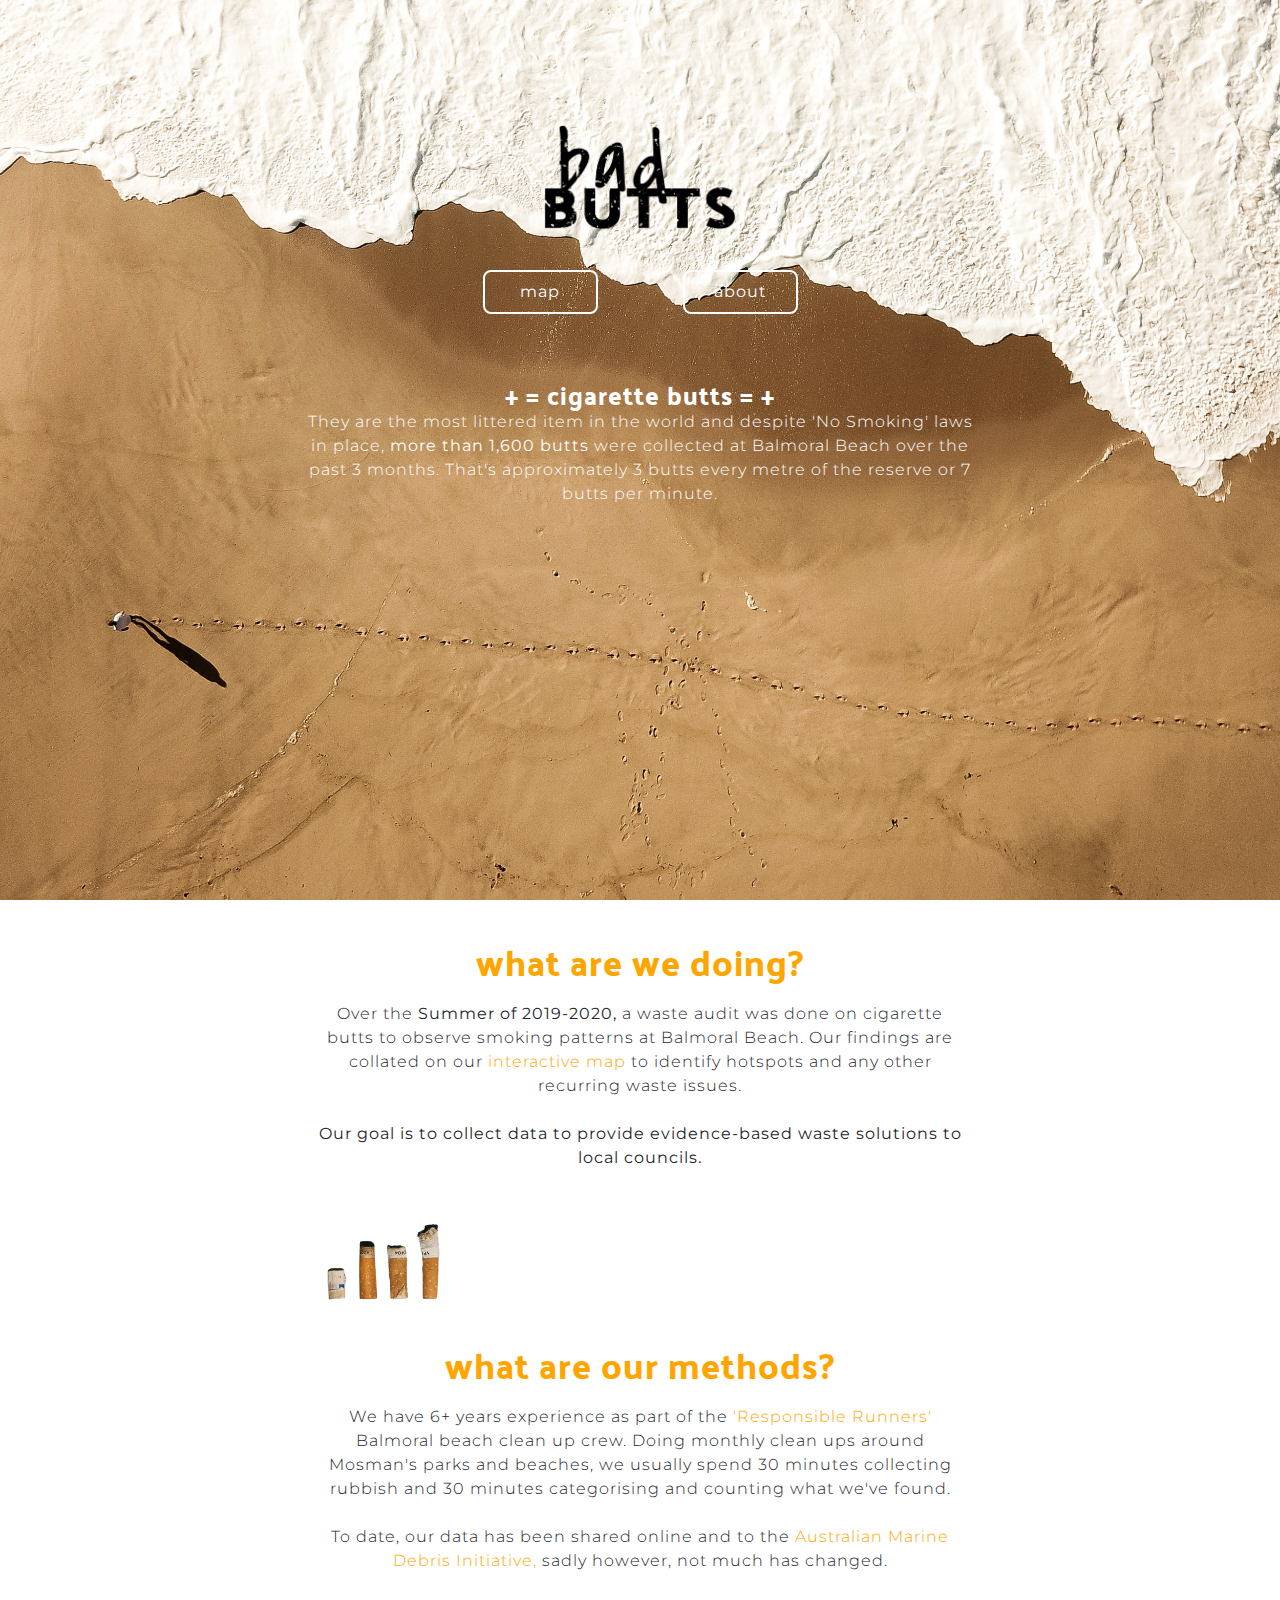
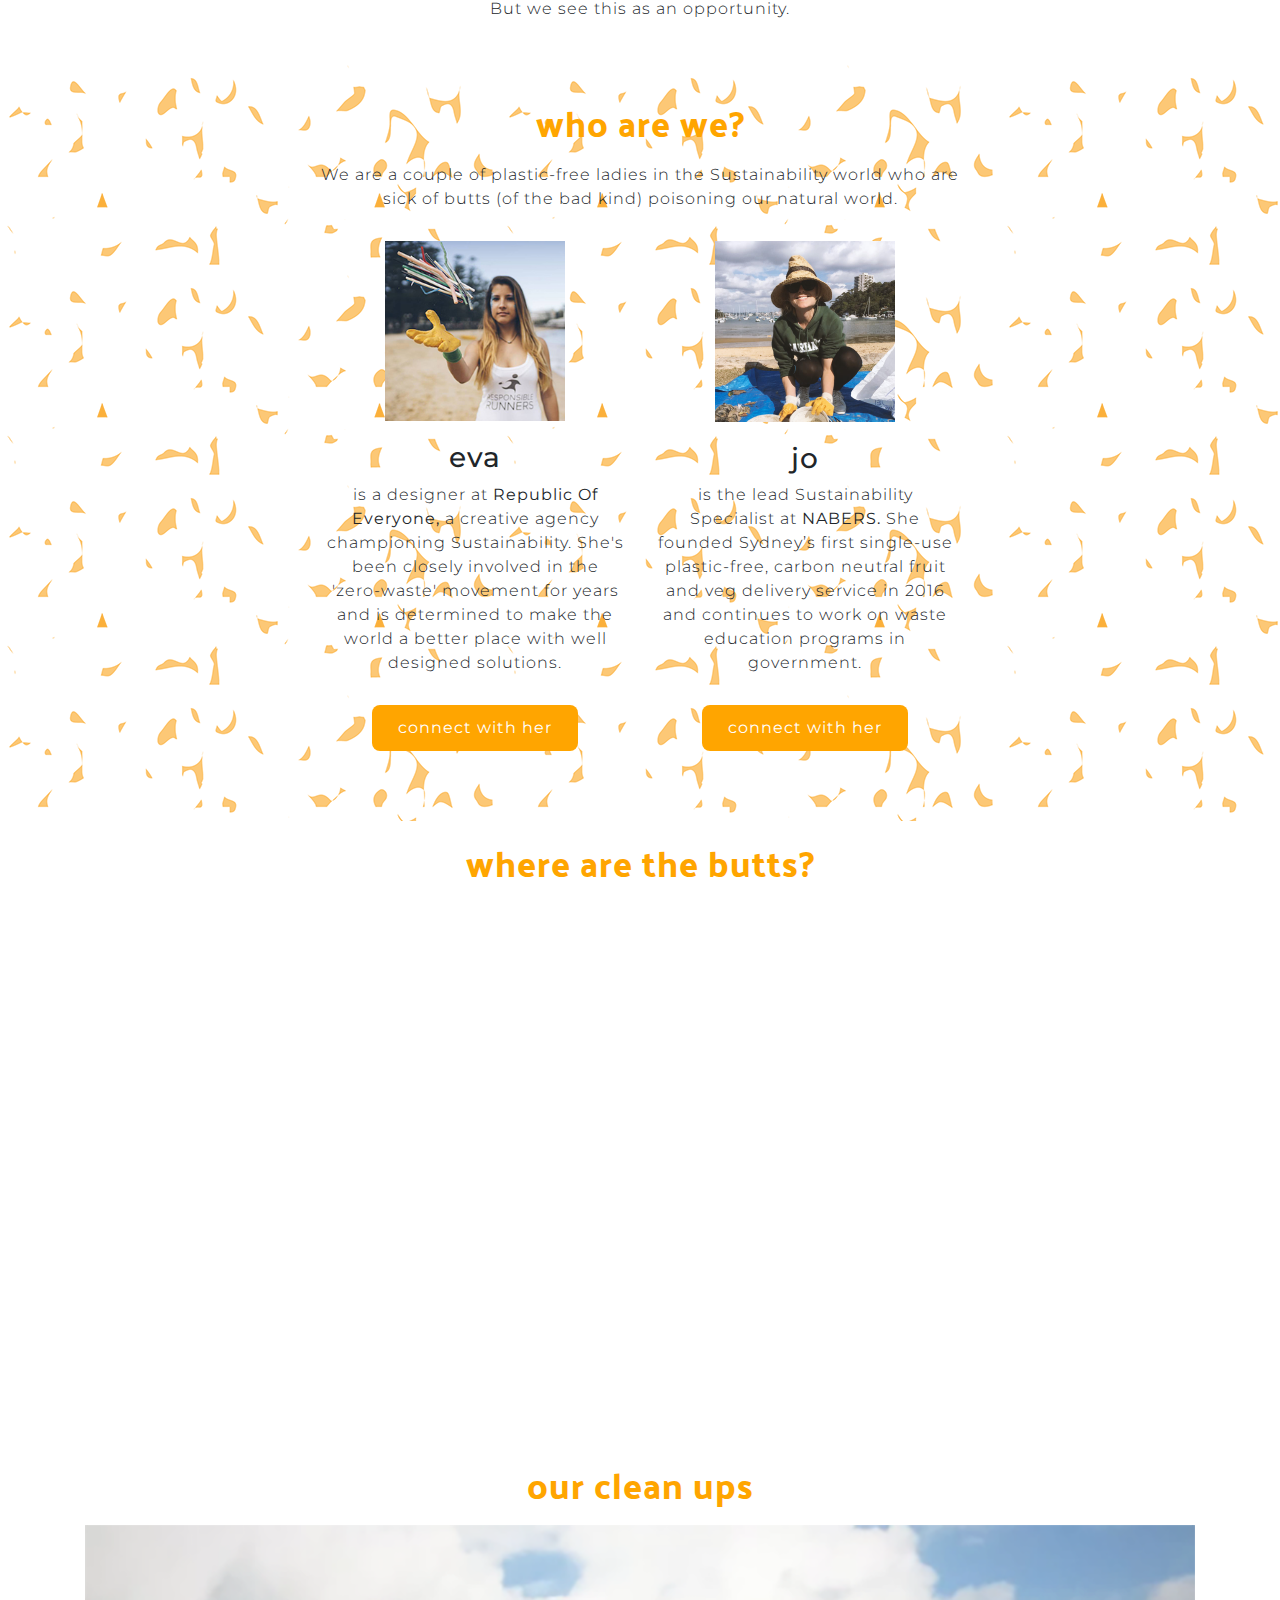
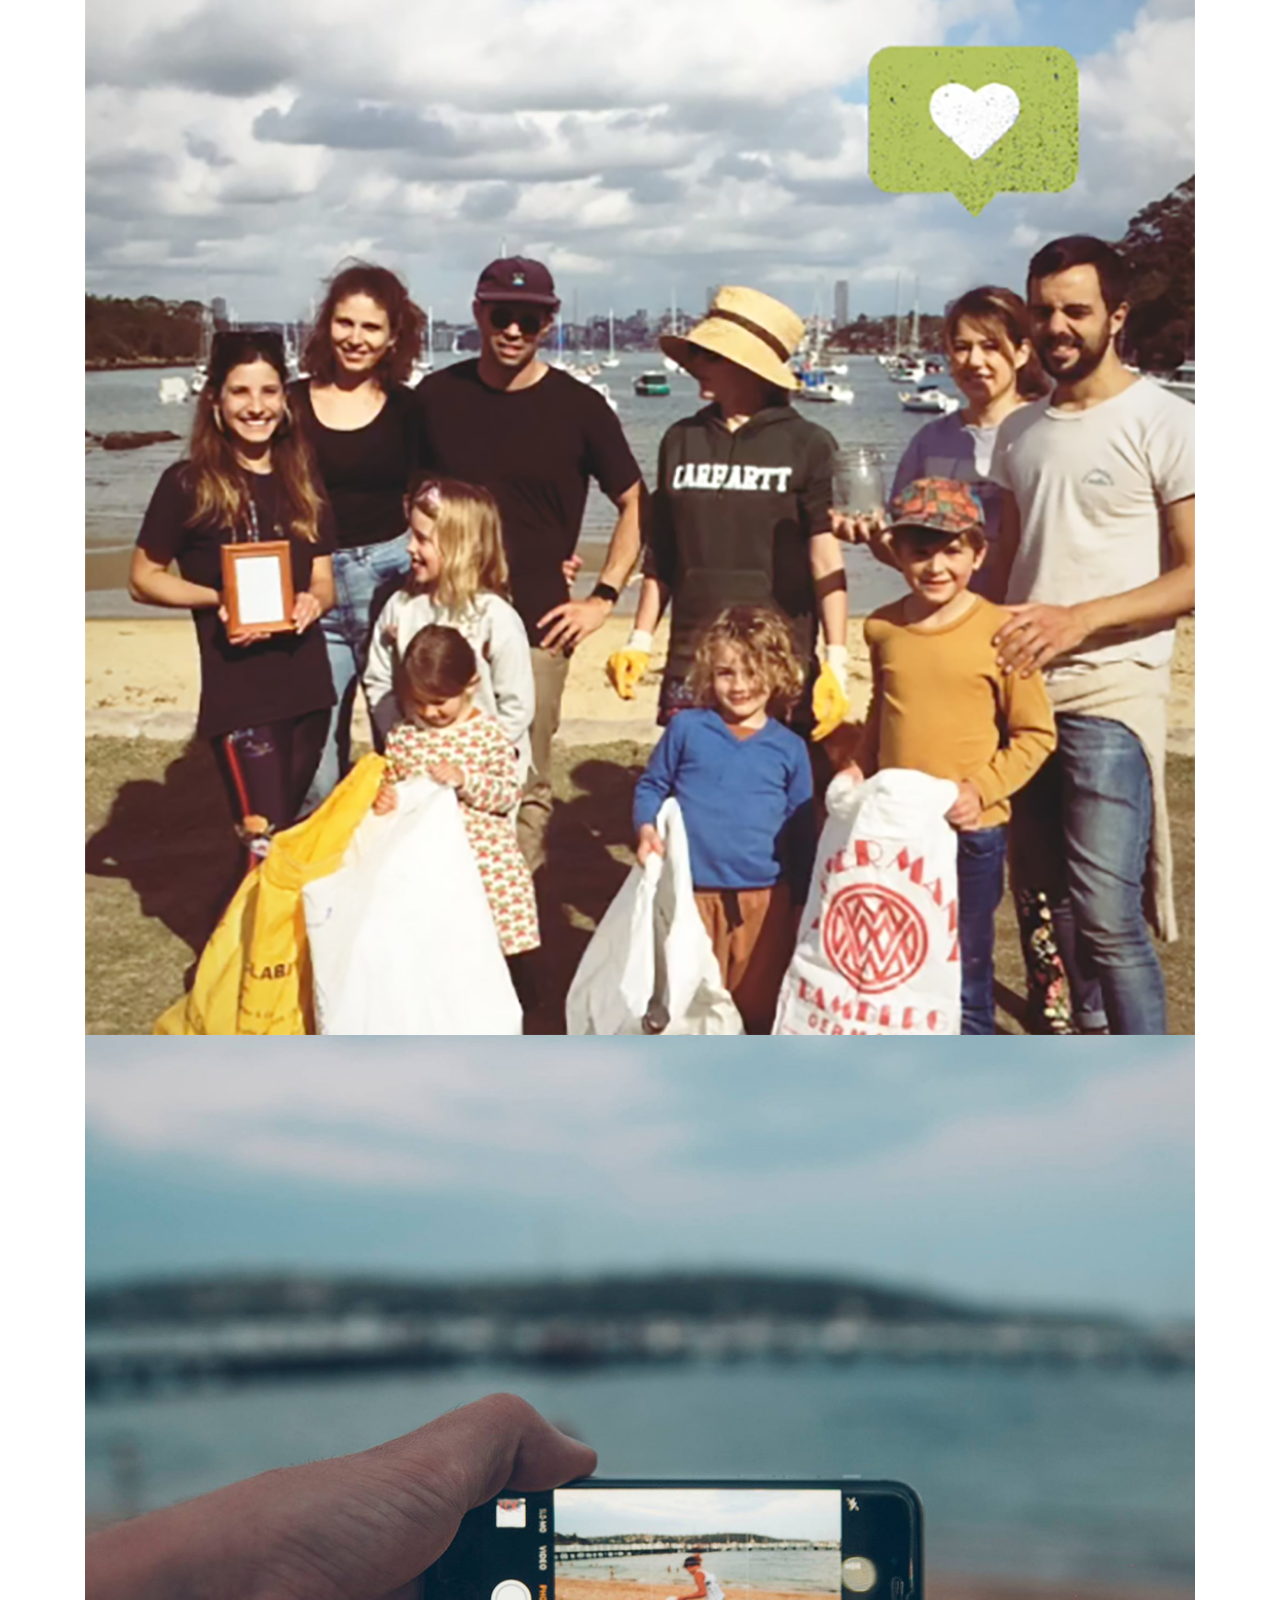
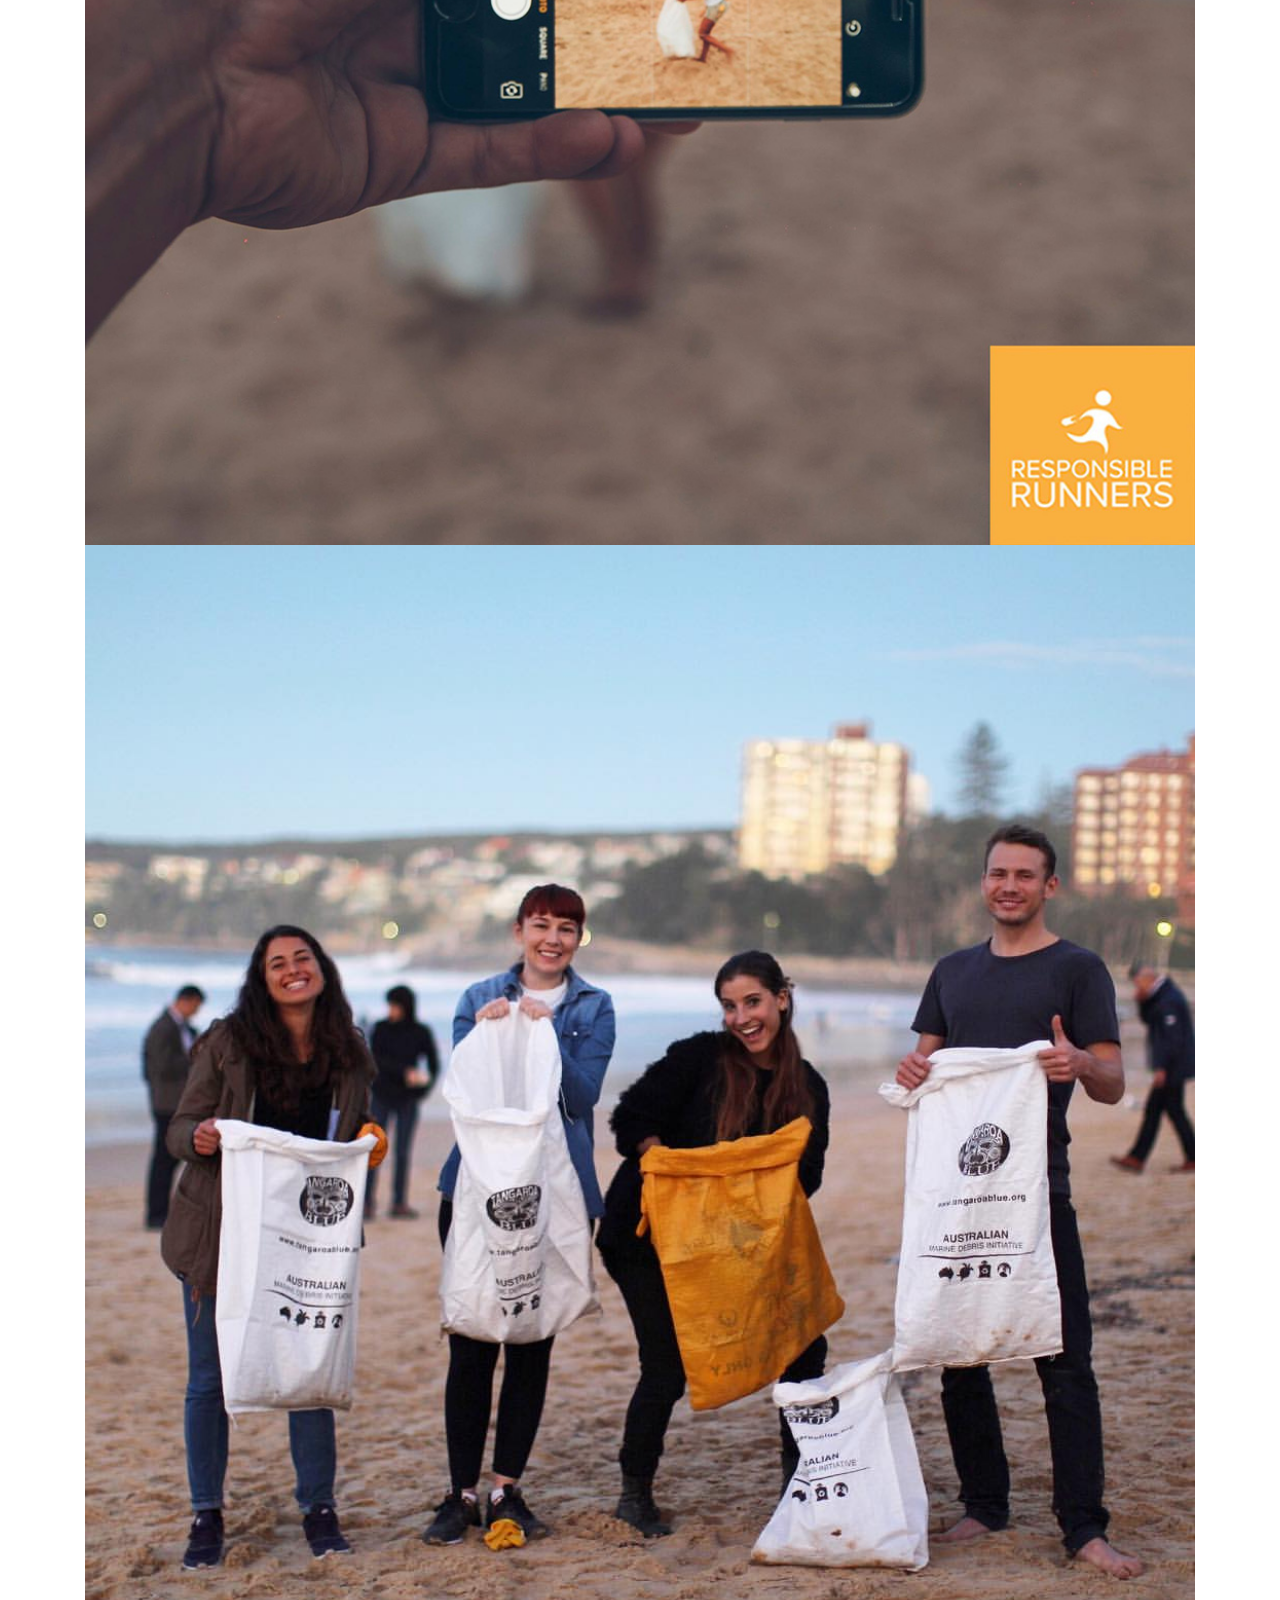
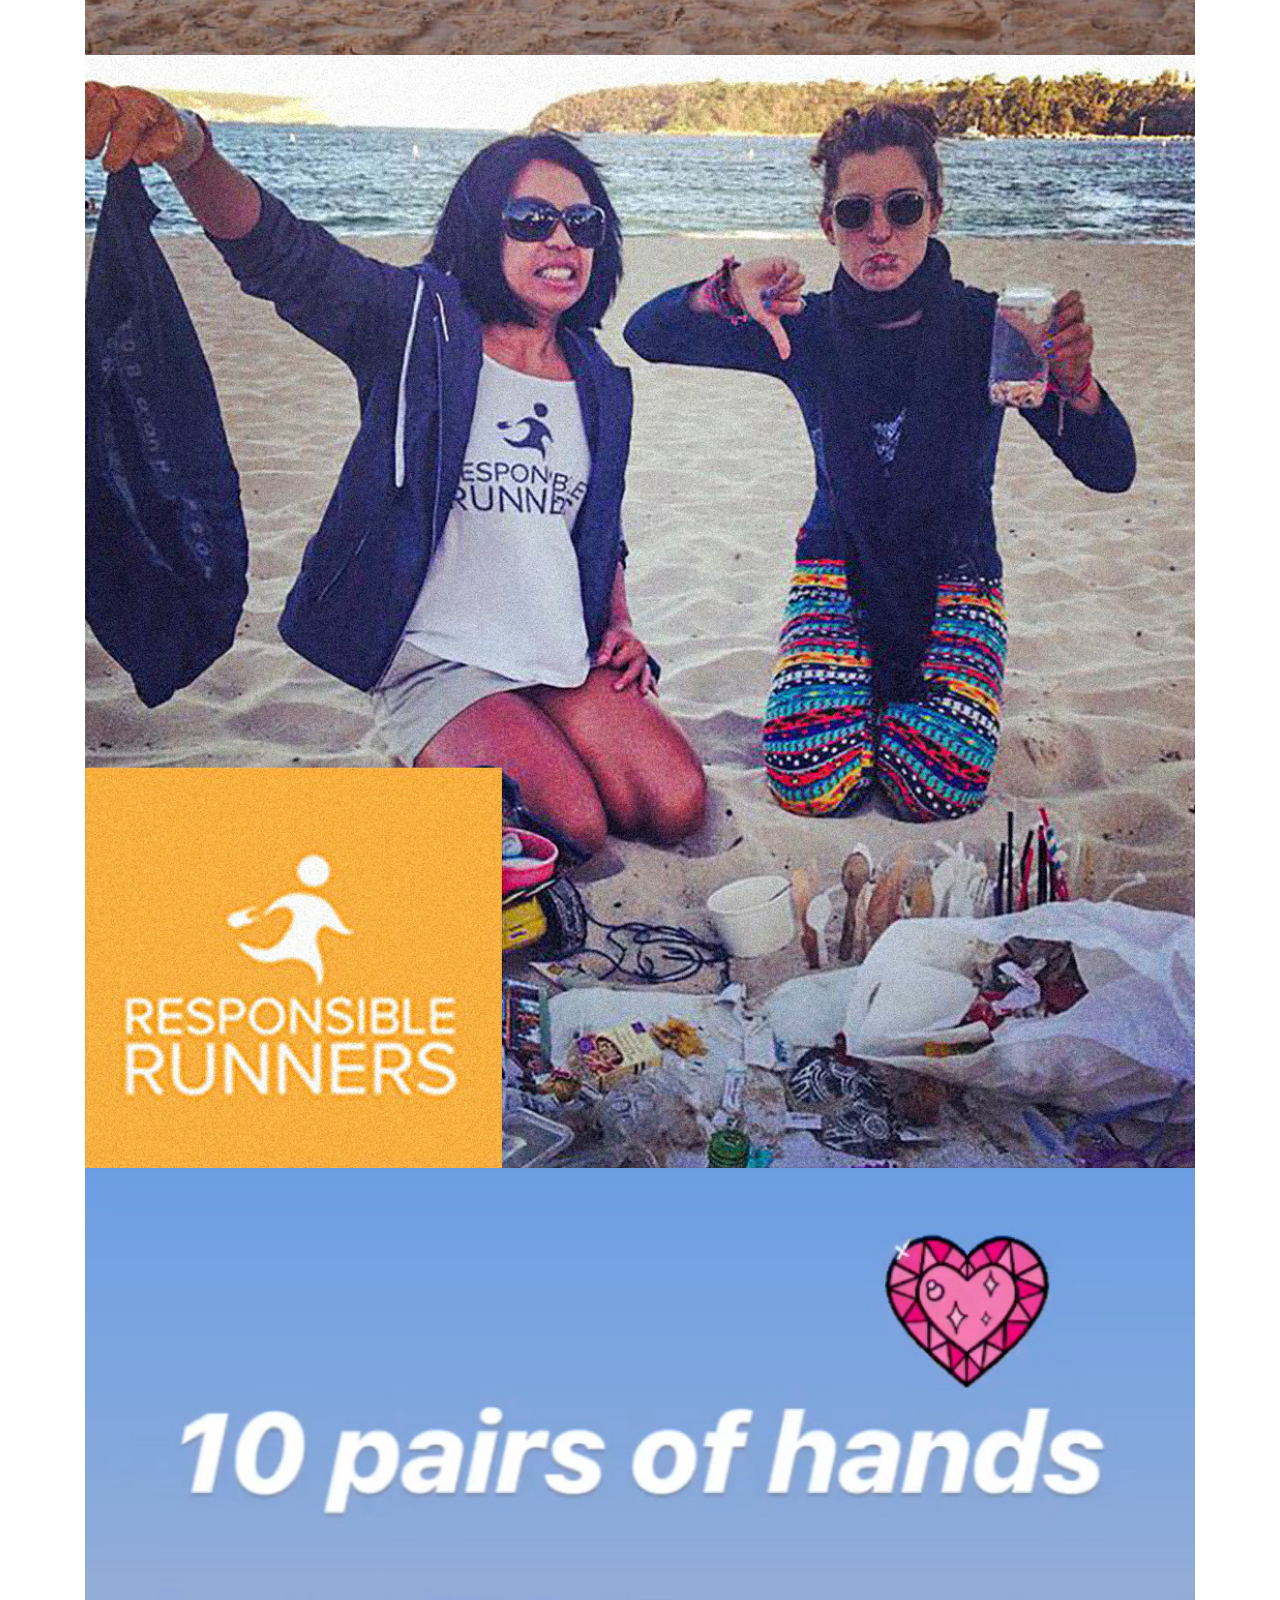
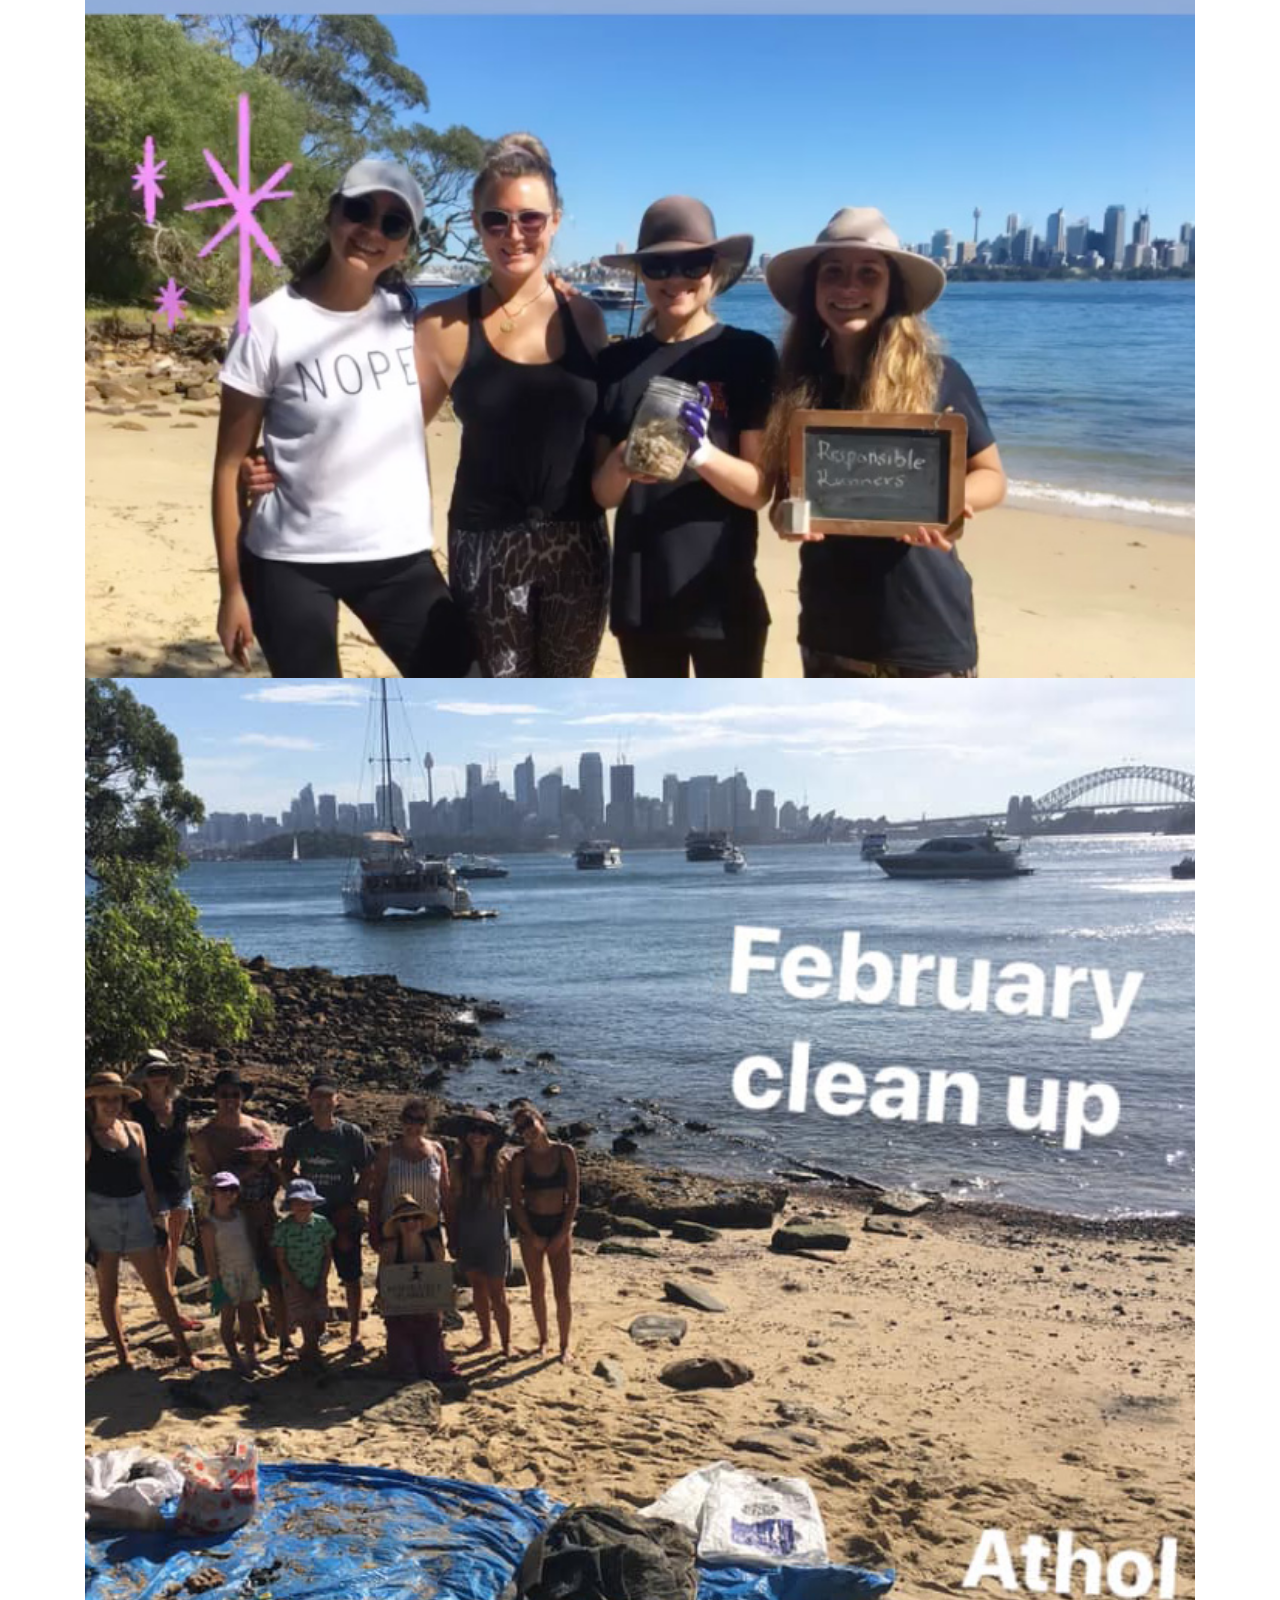
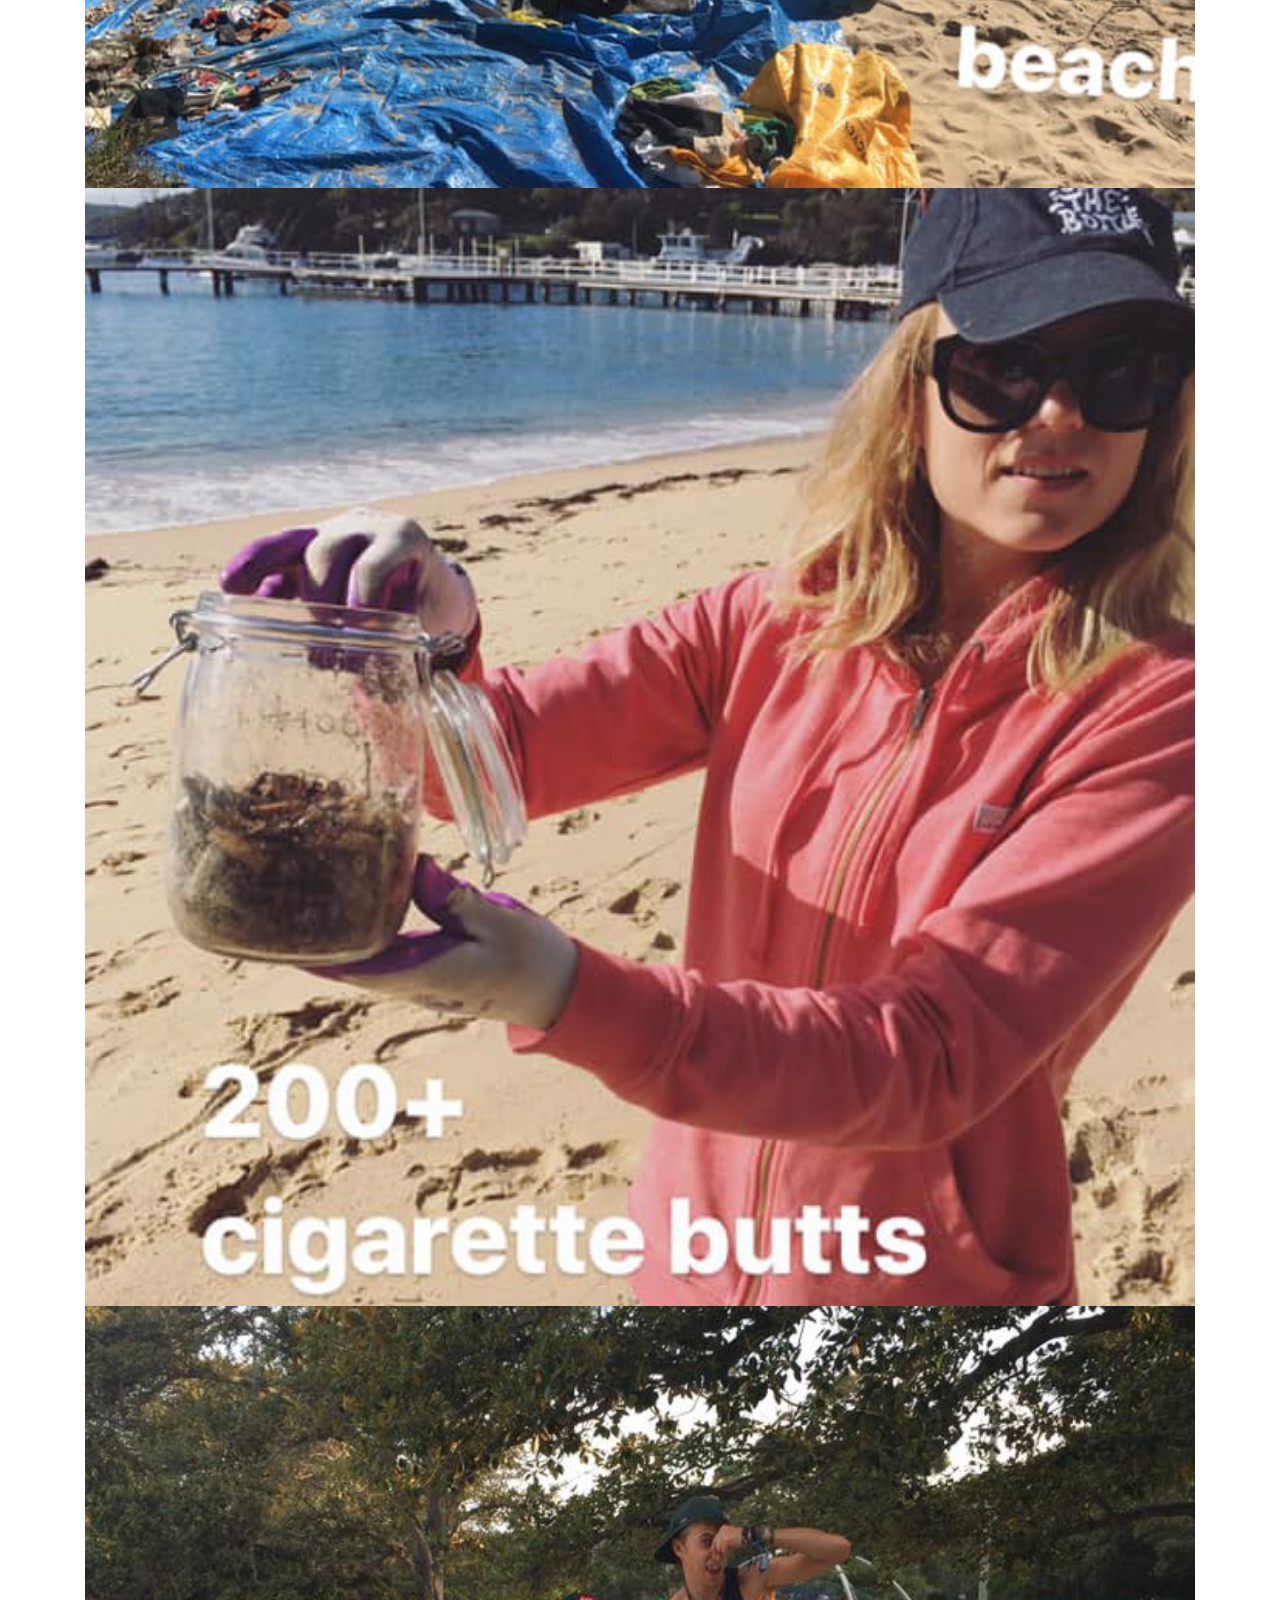
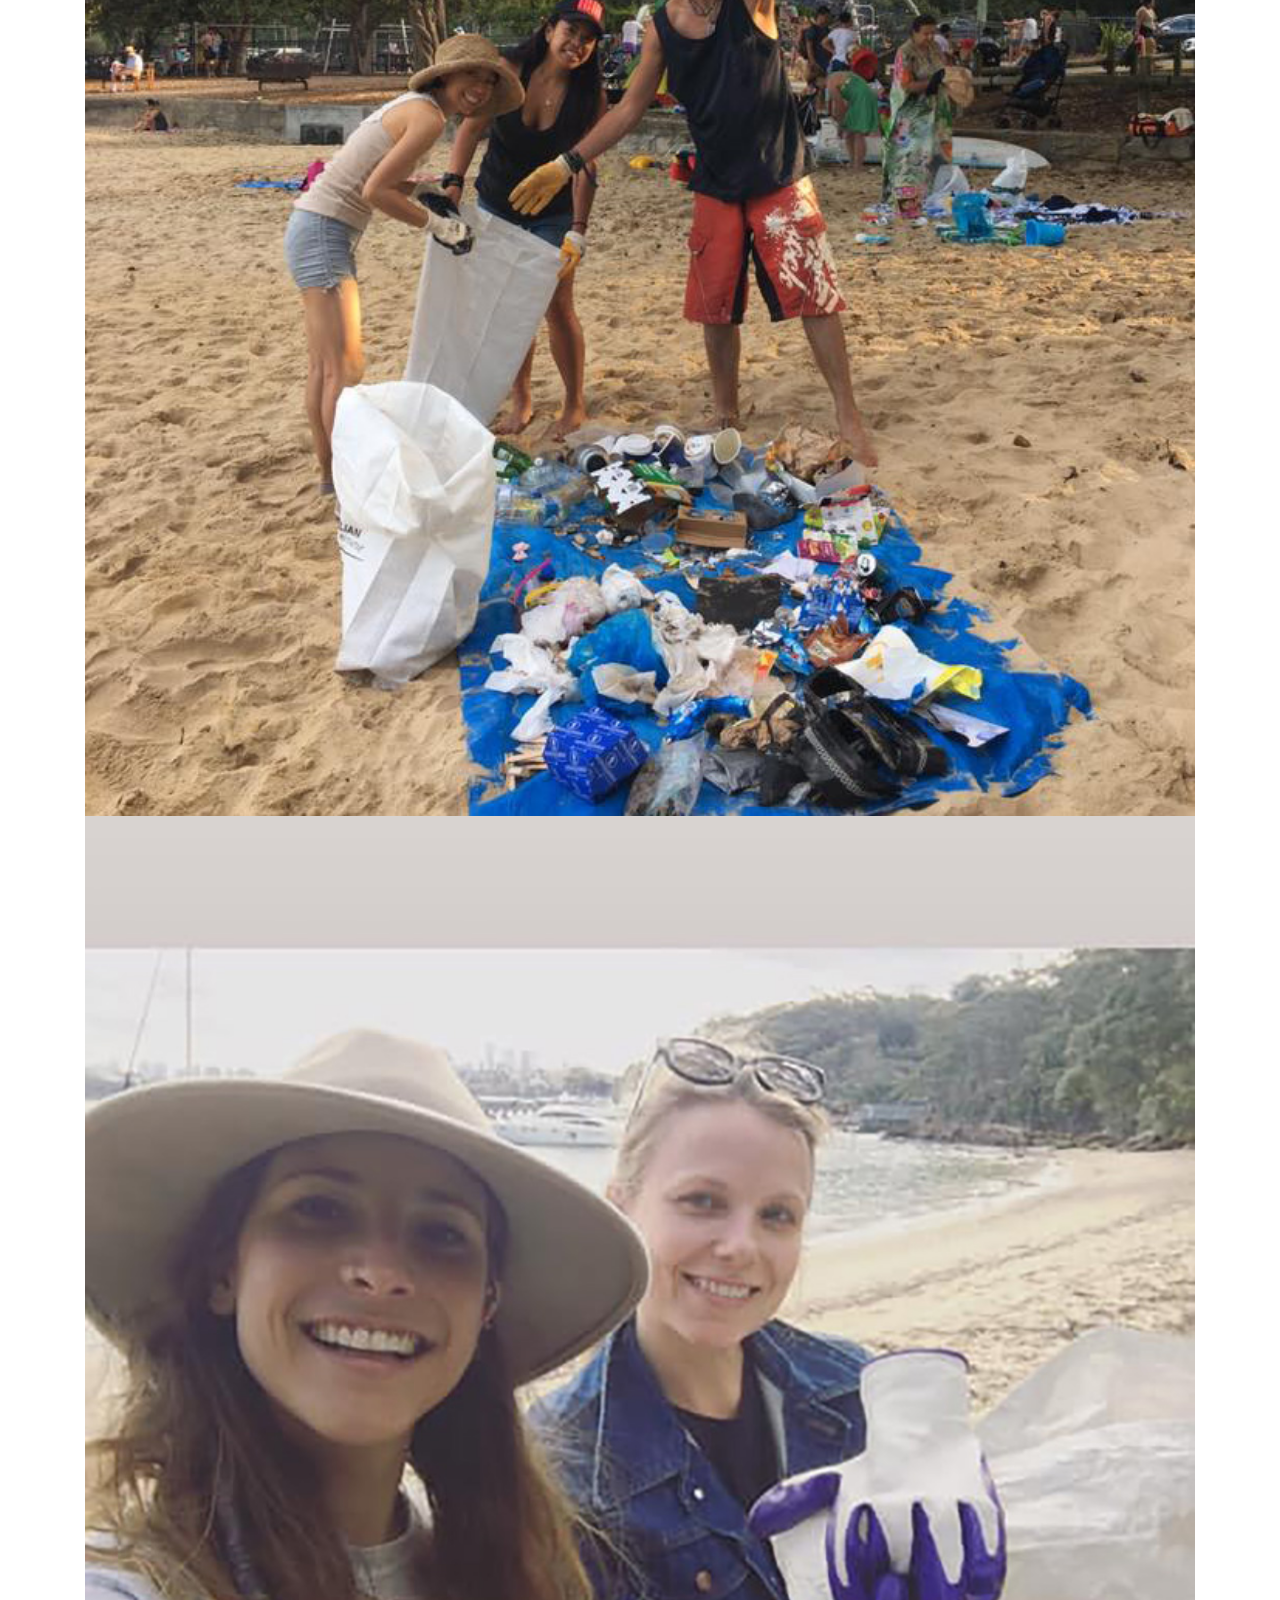
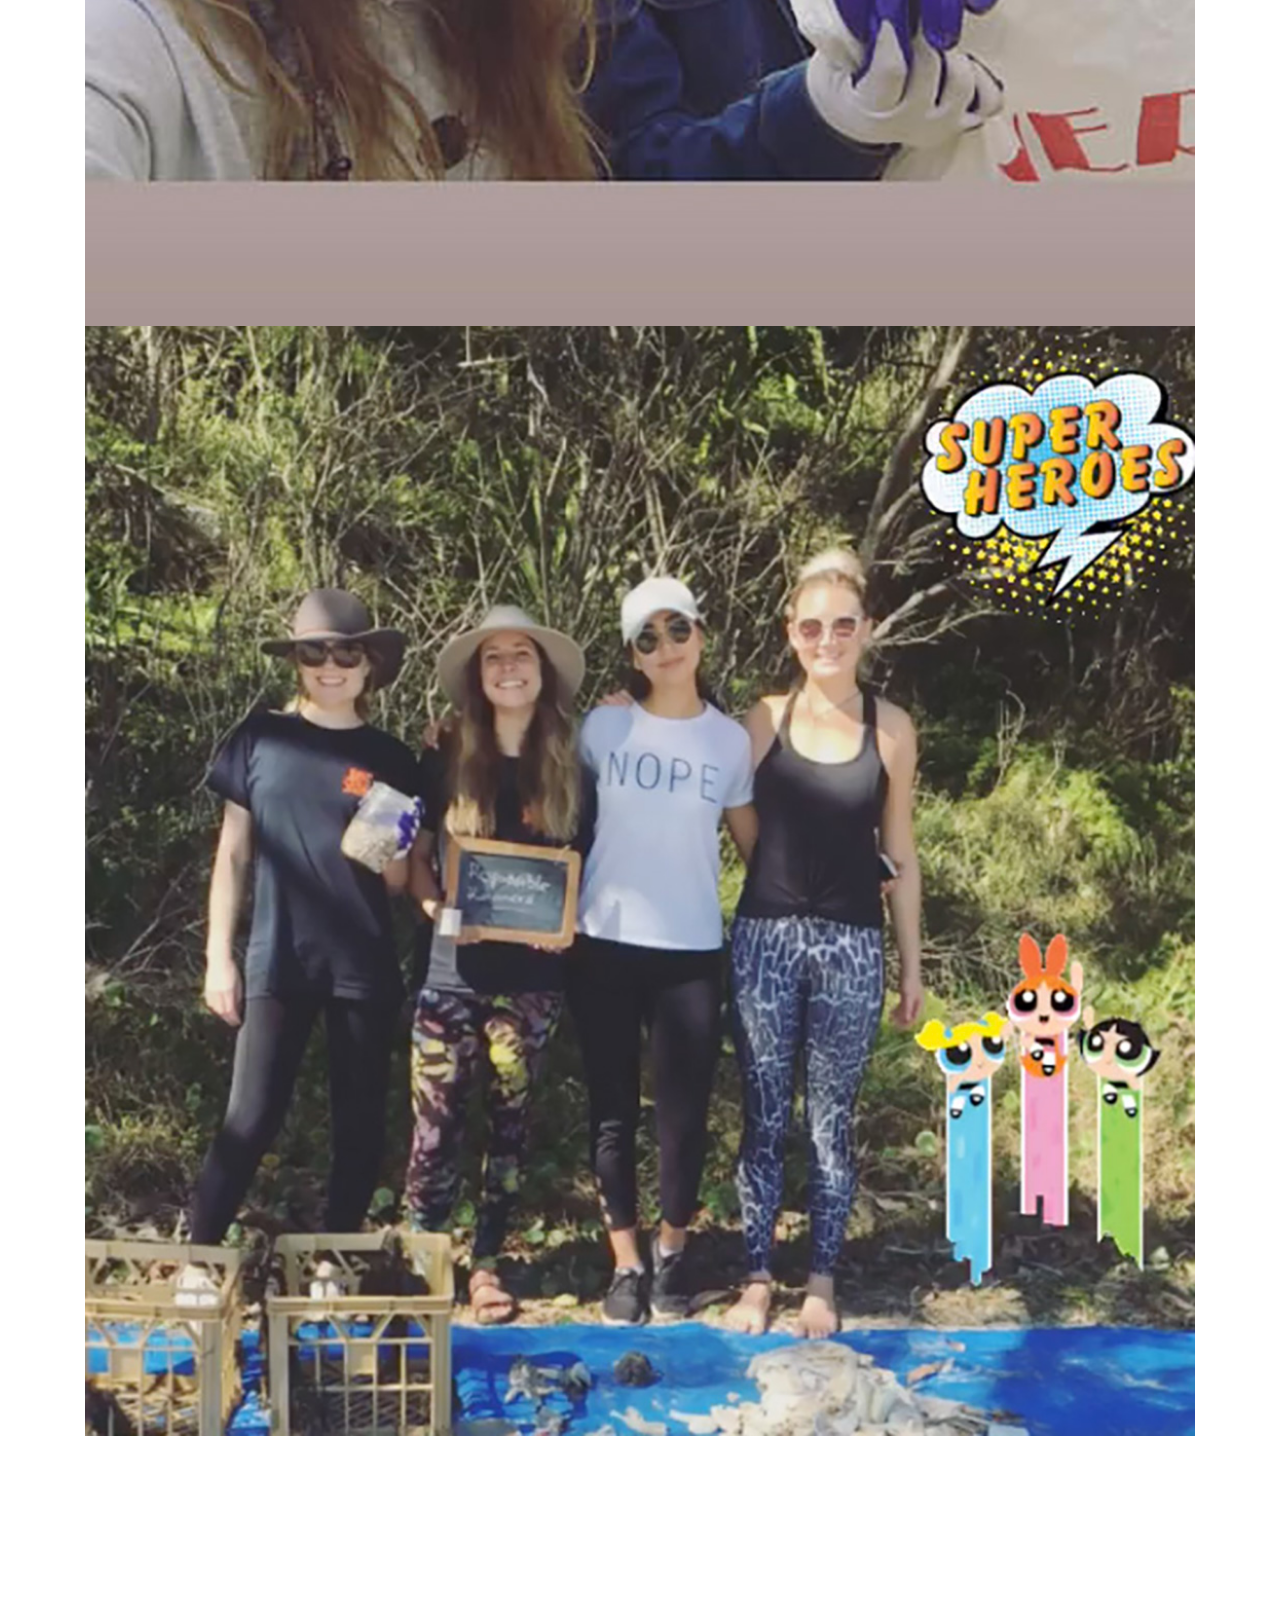
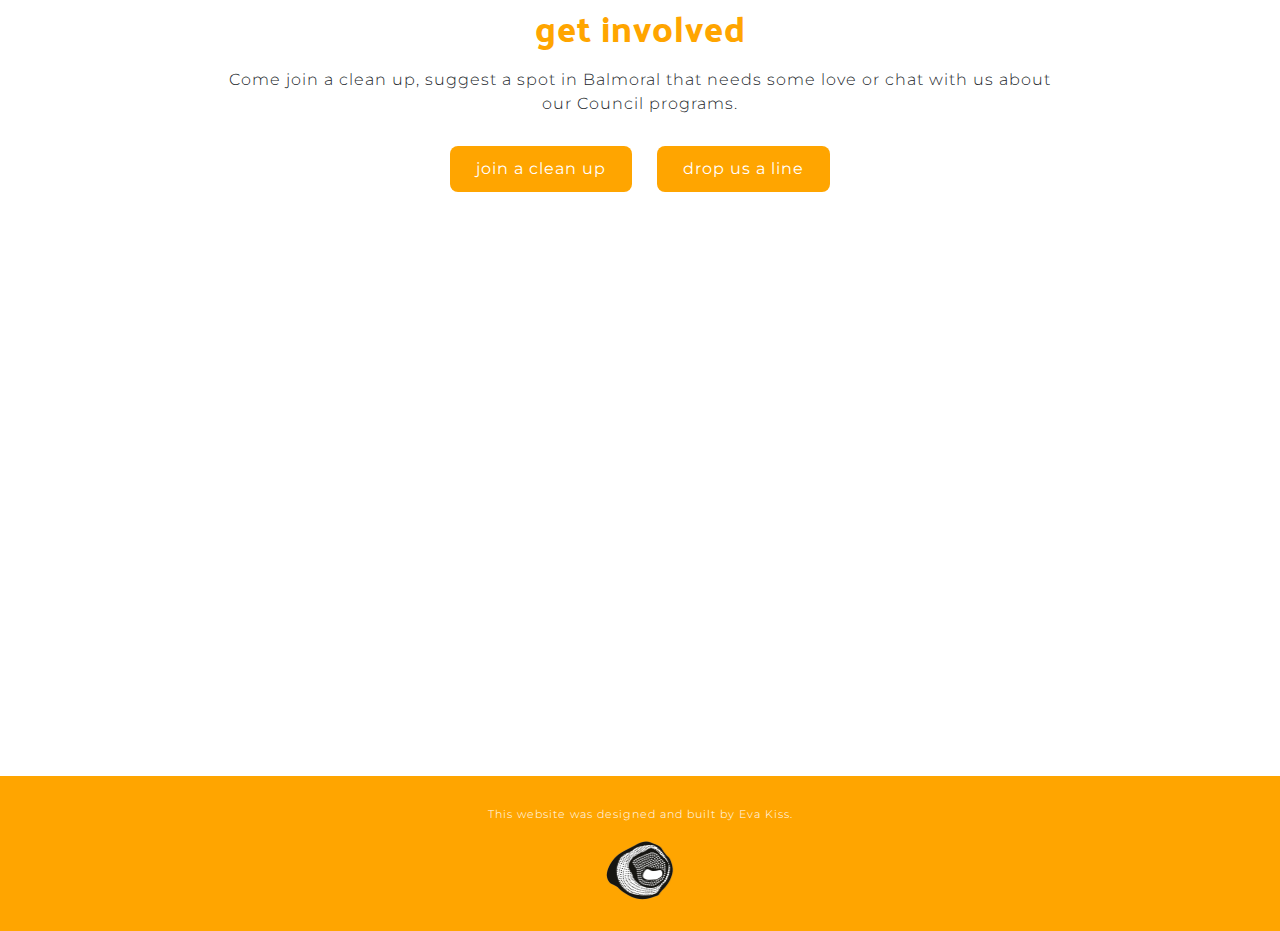
<file: index.html>
<! doctype html>

<html>
	<head>

		<title> Bad Butts
		</title>
			
<!-- //map element -->
<meta charset='utf-8' />
		<script src='https://api.tiles.mapbox.com/mapbox-gl-js/v1.4.1/mapbox-gl.js'></script>

		<link href='https://api.tiles.mapbox.com/mapbox-gl-js/v1.4.1/mapbox-gl.css' rel='stylesheet' />

<meta content='width=device-width, initial-scale=1.0, maximum-scale=1.0, user-scalable=0' name='viewport' />

		<link rel="stylesheet" href="https://stackpath.bootstrapcdn.com/bootstrap/4.3.1/css/bootstrap.min.css" integrity="sha384-ggOyR0iXCbMQv3Xipma34MD+dH/1fQ784/j6cY/iJTQUOhcWr7x9JvoRxT2MZw1T" crossorigin="anonymous">

		<link href="https://fonts.googleapis.com/css?family=Palanquin+Dark:400,500,600,700&display=swap" rel="stylesheet">
		
		<link href="https://fonts.googleapis.com/css?family=Montserrat:300,300i,400,400i,600,600i,700,700i&display=swap" rel="stylesheet">
		
		<link rel="stylesheet" href="css/styles.css">

		<link rel="stylesheet" href="css/slick.css">

		<link rel="icon" type="image/x-icon" sizes="25x25" href="favicon.ico">

 	</head>



	<body>

		<header class="floaties">

			<div class="container flex">
				<img class="logo" alt="Bad Butts logo" src="img/logo.png">

				<nav>
					<ul> 		
						<li> <a class="btn btn-outline" href="#maptarget">map</a></li>
						<li> <a class="btn btn-outline" href="#whattarget">about</a></li>

					</ul>
				</nav>

				<div class="col-md-8 offset-md-2">
					<div class="col-introcopy"> 

						<h2> + = cigarette butts = + </h2>
						<p>They are the most littered item in the world and despite 'No Smoking' laws in place, <b>more than 1,600 butts</b> were collected at Balmoral Beach over the past 3 months. That's approximately 3 butts every metre of the reserve or 7 butts per minute.
						</p>
					</div>
				</div>
			</div>
		</header>
 

		<section class="what">
			<div class="container">
				<div class="row">
					<div class="col-md-8 offset-md-2">
						<div class="what">

							<h1><a name="whattarget"></a>what are we doing? </h1>
							
							<p>Over the <b>Summer of 2019-2020,</b> a waste audit was done on cigarette butts to observe smoking patterns at Balmoral Beach. 
							Our findings are collated on our <a href="#maptarget">interactive map</a> to identify hotspots and any other recurring waste issues. 
							<br><br>
							<b>Our goal is to collect data to provide evidence-based waste solutions to local councils.</b> </p>

								<div class="buttgif">
									<img alt="Row of cigarette butts" class="blackbutt" src="img/buttdivider.gif" alt="cigarette" width="100%">
								</div>	
							<h1>what are our methods? </h1>

							<p> We have 6+ years experience as part of the <a href="http://www.responsiblerunners.org">'Responsible Runners'</a> Balmoral beach clean up crew. Doing monthly clean ups around Mosman's parks and beaches, we usually spend 30 minutes collecting rubbish and 30 minutes categorising and counting what we've found. 
							<br><br>
							To date, our data has been shared online and to the <a href="https://www.tangaroablue.org/">Australian Marine Debris Initiative,</a> sadly however, not much has changed. <br><br>But we see this as an opportunity. </p>

						</div>
					</div>
				</div>
			</div>
		</section>

		<section class="who">
			<div class="container">
				<div class="row">
					<div class="col-md-8 offset-md-2">
						<div class="whoarewe">

							<h1> who are we? </h1>

							<p> We are a couple of plastic-free ladies in the Sustainability world who are sick of butts (of the bad kind) poisoning our natural world. </p>

							<div class="bothprofiles">
								<div class="row">
									<div class="col">
										<img class="eva-picture" src="img/eva_small.jpg" alt="Eva Profile Picture" >
										<h3> eva </h3>

										<p>is a designer at <b>Republic Of Everyone,</b> a creative agency championing Sustainability. She's been closely involved in the 'zero-waste' movement for years and is determined to make the world a better place with well designed solutions.</p>
										<a class="btn btn-filled" href="https://www.linkedin.com/in/eva-kiss-36193670/"> connect with her</a>
									</div>
									<div class="col">
										<img class="jo-picture" src="img/Jo_small_2.jpg" alt="Jo Profile Picture" >
										<h3> jo </h3>
										<p>is the lead Sustainability Specialist at <b>NABERS.</b> She founded Sydney’s first single-use plastic-free, carbon neutral fruit and veg delivery service in 2016 and continues to work on  waste education programs in government. </p>
										<a class="btn btn-filled" href="https://www.linkedin.com/in/josephinenorth/"> connect with her</a>
									</div>
								
								</div>
							</div>
						</div>
					</div>
				</div>				
			</div>
		</section>


		<section class="our_map">
			<div class="container">
				<div class="row">
					<div class="col-md-8 offset-md-2">
						<div id="mapsup">

							<h1> <a name="maptarget"></a>where are the butts? </h1>

						</div>
					</div>
				</div>
			</div>
		</section>


		<section>
			<div id='map'> </div>
		</section>


		<section class="gallery">
			<div class="container">

				<h1> our clean ups </h1>
					<div class="hero-carousel">
									  
						<div>
							<img alt="Clean Up photo 1" src="/img/RR_1.png"></div>
									  
						<div>
							<img alt="Clean Up photo 2" src="/img/RR_2.jpg"></div>			  

						<div>
							<img alt="Clean Up photo 4" src="/img/RR_4.jpg"></div>

						<div>
							<img alt="Clean Up photo 3" src="/img/RR_3.jpg"></div>

						<div>
							<img alt="Clean Up photo 5" src="/img/RR_5.jpg"></div>

						<div>
							<img alt="Clean Up photo 6" src="/img/RR_6.jpg"></div>

						<div>
							<img alt="Clean Up photo 7" src="/img/RR_7.jpg"></div>
									  		
						<div>
							<img alt="Clean Up photo 8" src="/img/RR_8.jpg"></div>
									  		
						<div>
							<img alt="Clean Up photo 9" src="/img/RR_9.jpg"></div>
						
						<div>
							<img alt="Clean Up photo 10" src="/img/RR_10.jpg"></div>
				</div>
			</div>
		</section>

		<main class="wrapper">
			<section class="get-involved parallax bg1">
				<div class="container">
					<div class="row">
						<div class="col-10 offset-1">
							<div class="get-involved-box">

								<h1> get involved </h1>
								<p> Come join a clean up, suggest a spot in Balmoral that needs some love or chat with us about our Council programs.</p>
								<a class="btn btn-filled" href="https://www.facebook.com/groups/Responsiblerunnersbalmoral/" target="_blank">join a clean up</a>
								<a class="btn btn-filled" href="mailto:eva.vera.kiss@gmail.com" target="_blank">drop us a line</a>

							</div>
						</div>
					</div>
				</div>
			</section>
		</main>


		<footer>
			<div class="container">
				<div class="row">
					<div class="col">
						<p>This website was designed and built by <a class="footerlink" href="http://www.evakissdesign.com/works">Eva Kiss. </a></p><br>
						<a href="http://www.evakissdesign.com/works">
						<img alt="Eva Kiss Design logo" src="/img/ekd_logo.png" alt="Eva Kiss Design logo" width="70px"></a>
					</div>
				</div>
			</div>
		</footer>


		<script src="https://ajax.googleapis.com/ajax/libs/jquery/3.4.1/jquery.min.js"> </script>

		<script src="js/slick.min.js"></script>

		<script src="js/script.js"></script>


	</body>

</html>
</file>
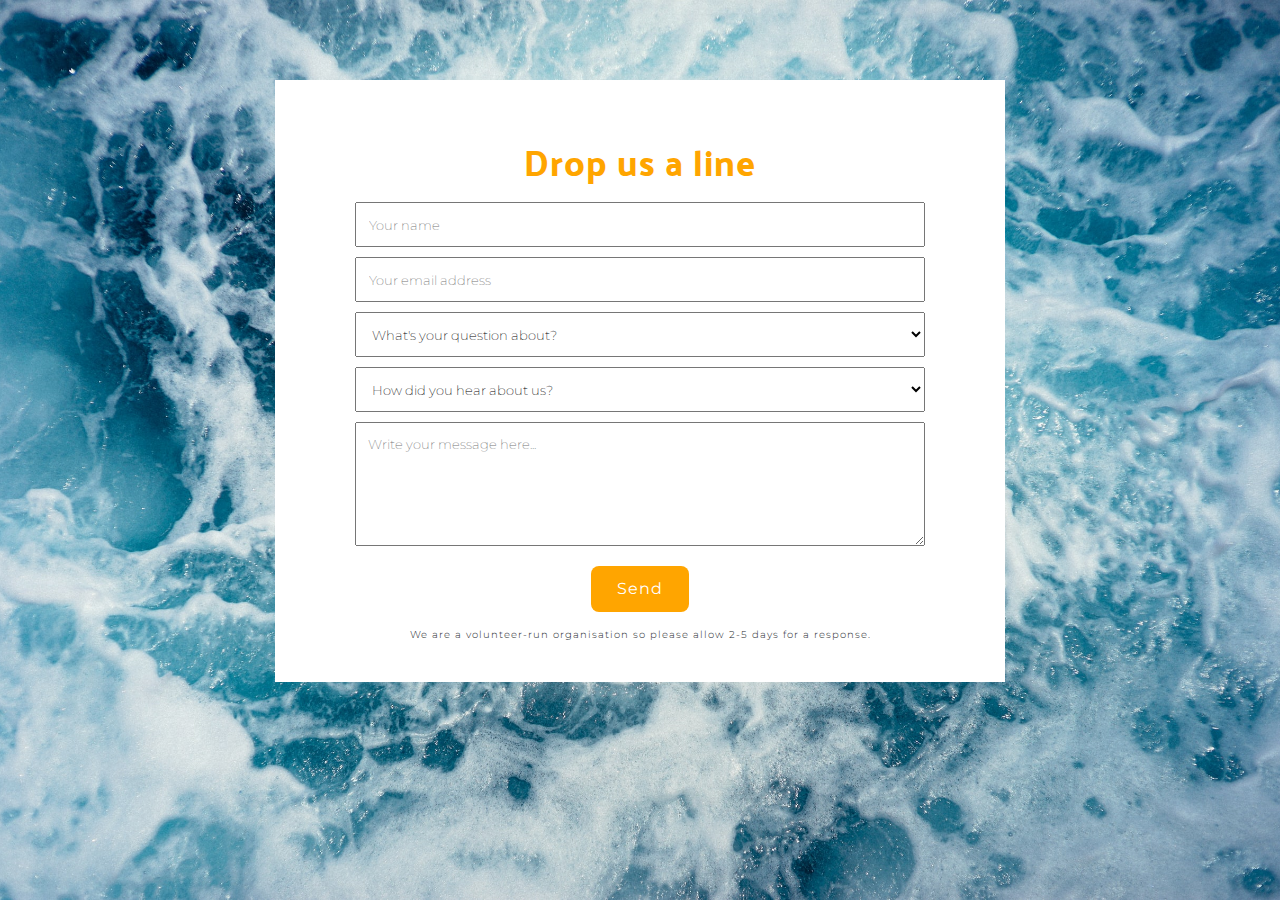
<file: contact.html>
<!DOCTYPE html>

<html>

	<head>

		<title> Drop us a line </title>

<meta charset='utf-8' />

<meta content='width=device-width, initial-scale=1.0, maximum-scale=1.0, user-scalable=0' name='viewport' />

		<link rel="stylesheet" href="https://stackpath.bootstrapcdn.com/bootstrap/4.3.1/css/bootstrap.min.css" integrity="sha384-ggOyR0iXCbMQv3Xipma34MD+dH/1fQ784/j6cY/iJTQUOhcWr7x9JvoRxT2MZw1T" crossorigin="anonymous">

		<link href="https://fonts.googleapis.com/css?family=Palanquin+Dark:400,500,600,700&display=swap" rel="stylesheet">
		
		<link href="https://fonts.googleapis.com/css?family=Montserrat:300,300i,400,400i,600,600i,700,700i&display=swap" rel="stylesheet">
		
		<link rel="stylesheet" href="css/styles.css">

		<link rel="stylesheet" href="css/slick.css">

		<link rel="icon" type="image/x-icon" sizes="25x25" href="favicon.ico">

	</head>


<body>

		<main class="wrapper-2">
			<section class="contact-us">
				<div class="container">
					<div class="row">
						<div class="col-md-8 offset-md-2">
							<div class="contact-us-box">

								<h1> Drop us a line </h1>

								<form>
									<input placeholder="Your name" type="text">

									<input placeholder="Your email address" type="text">

									<select class="dropdown">
										
								    	<option value>What's your question about?</option>

								     	<option value="Suggest a spot">I want to suggest a clean up spot in Balmoral</option>

								     	<option value="Join a clean up">I want to join your clean ups and I don't have Facebook</option>

								    	<option value="Council programs">I'd like to hear more about your Council programs</option>
								            
								             
								        <option value="Collaborate">I'm another group who wants to collaborate with you</option>
								             
								        <option value="Say hey">Just want to say hey</option>
								    
								    </select>


									<select>
								     	<option value>How did you hear about us?</option>
								      		
								      	<option value="RR group">Responsible Runners Balmoral group</option>

								        <option value="ML">Mosman Living Facebook group</option>

								        <option value="Word">Word of Mouth</option>

								        <option value="Mosman Council">Mosman Council publications</option>

								        <option value="Other">Other...</option>

								    </select>

	        		
	        						<textarea name="text" rows="5" class="validate[required,length[6,300]] feedback-input" id="message" placeholder="Write your message here..."></textarea>
	        						

	        						<input type="submit" value="Send" class="btn btn-filled send"/>

	      							
									<p class="mini"> We are a volunteer-run organisation so please allow 2-5 days for a response.</p>

								</form>

							</div>
						</div>
					</div>
				</div>
			</section>
		</main>

<script src="https://ajax.googleapis.com/ajax/libs/jquery/3.4.1/jquery.min.js"> </script>

<script src="js/script.js"></script>

</body>

</html>
</file>
<file: css/styles.css>
* {
	box-sizing: border-box;
}

html {
	scroll-behavior: smooth;
}


body {
	margin:0;
	font-family: "Montserrat", sans-serif;
	letter-spacing: 1px;
}

header {
	color:white;
	text-align: center;
	max-width:none;
	padding-top:100px;
	width:100%;
	background: url(../img/sand2-2.jpg) no-repeat center center;
	background-size: cover;
	min-height:100vh;
}

h1  {
	font-size:35px;
	font-family:'Palanquin Dark', sans-serif;
	margin:0 0 20px;
	color:orange;
}


h2 {
	font-size: 25px;
	font-family:'Palanquin Dark', sans-serif;
	padding:0;
	margin:0;
	margin-top: 20px
}

h4 {
	font size: 10px;
	font-family:'Palanquin Dark', sans-serif;
}


header ul li {
	display: inline-block;
	color: white;
	padding-left:30px;
	padding-right:30px;
	font-size: 18px;
	text-align: center;
	margin: 0px;
}

ul {
	padding:0;
}


ul.popuplist {
	padding-left:15px;
}

a {
	color:orange;
	text-decoration: none;
}

a:hover {
	color:orange;
	font-weight:400;
	text-decoration:none;
}

p {
	font-weight: 300;
	margin:0;
}

.logo {
	max-height: 160px;
	padding:20px;
}

.btn {
	font-family: "Montserrat", sans-serif;
	letter-spacing: 1px;
	padding: 8px;
	margin:10px;
}


.btn-outline {
	color: #fff;
	border: solid #fff 2px;
	border-radius: 8px;
	width:115px;
	text-align: center;
}


.btn-filled {
	color:#fff;
	background-color: orange;
	border-radius: 8px;
	padding: 10px;
	padding-right: 25px;
	padding-left: 25px;
	margin-top:30px;
	margin-bottom:20px;
}


.btn:hover {
	transform:scale(1.1);
	transition:transform 0.3s;
	color:#fff;
	}


/*
What section*/

div.what {
	padding:40px;
	text-align: center;
}

.blackbutt {
	padding-top:20px;	
	padding-bottom: 20px;
}

.buttgif {
	text-align: center;
}

/*Who section
*/

.who{
	background: url(../img/orange_background_lighter.png);
	background-repeat: repeat;
	width:100%;
}


div.whoarewe {
	padding:40px;
	text-align: center;
}


div.bothprofiles {
	padding:10px;
	text-align: center;
}

.eva-picture  {
	max-width:220px;
	padding:20px;
}

.jo-picture  {
	max-width:220px;
	padding:20px;
}


.col-introcopy {
	padding:20px;
}


.cigbutt {
	position: absolute;
	width:50px;
}


/* Map section
*/

#map {
  	width:100%;
	height:500px;
	overflow: initial;
	z-index:999;
 }

 #mapsup {
 	padding:20px;
 	text-align: center;
 }

 .mapboxgl-popup-content {
 	padding:25px; 
	font-family: "Montserrat", sans-serif;
	z-index: -1;
 }

.mapboxgl-ctrl-bottom-right {
	display:none;
}


/* //Gallery section//*/

.gallery {
	text-align: center;
	padding: 40px 0;
}


.slick-slide {
	height: auto !important; 
}

.hero-carousel {
	min-height: 0;
	min-width: 0;
}

.hero-carousel img {
	width:100%;
}


.fa-chevron-right, .fa-chevron-left {
	font-size:25px;
	position:absolute;
	top: 50%;
	transform: translateY(-50%);
	left:60px;
	z-index: 999;
}


.fa-chevron-right {
	left:auto;
	right:60px;
}


.slick-dots {
	padding:0;
	text-align: center;
	position: absolute;
	bottom:0;
	width:100%;
}


.slick-dots li{
	display: inline-block;
	height:10px;
	width:10px;
	background-color: rgba(255,255,255,1);
	border-radius:50%;
	margin-top:0;
	margin-left:10px;
	margin-right:10px;
}


.slick-dots li.slick-active {
	background-color: orange;
}


.slick-dots li button{
	display: none;
}


/*Get involved section*/

body,html{margin:0;padding:0;}

.wrapper {
	overflow-x: hidden;
	overflow-y: auto;
	perspective: 2px;
}


.get-involved {
	position: relative;
	text-align: center;
	padding-top:100px;
	width:100%;
	background: url(../img/landing.jpg) no-repeat center center;
	background-size: cover;
	background-attachment:fixed;
	min-height:100vh;
	padding-bottom: 50px;
}

.get-involved-box {
	background-color:#fff;
	text-align: center;
	padding: 30px 40px;
}


/*
 Footer section*/

a.footerlink {
	color: #fff;

}

footer {
	background-color: orange;
	text-align: center;
	font-size: 11px;
	color: #fff;
	padding:30px;

}

/*
Contact us page*/


.wrapper-2 {
	position: relative;
	height: 100vh;
	text-align: center;
	padding-top:80px;
	padding-bottom: 50px;
	width:100%;
	background: url(../img/bubblywaves.jpg) no-repeat center center;
	background-size: cover;
	background-attachment:fixed;
}

.contact-us-box {
	background-color:#fff;
	text-align: center;
	padding-top:60px;
	padding-right:80px;
	padding-left:80px;
	padding-bottom:40px;
	font-size: 13px;
}


.btn.btn-filled.send {
	margin-top:5px;
	margin-bottom:15px;
}


p.mini {
	font-size: 10px;
}

input[type="text"],
input[type="email"],
input[type="tel"],
textarea, select {
	width:100%;
	height:45px;
	margin-bottom:10px;
	font-weight: 200;
	padding: 12px;
	
}

textarea {
	height:initial;
}


form {
	background:#fff;
	text-align:center;
}

select:focus, textarea:focus, input:focus{
	outline:none;
	border: solid 1px orange;
}
</file>
